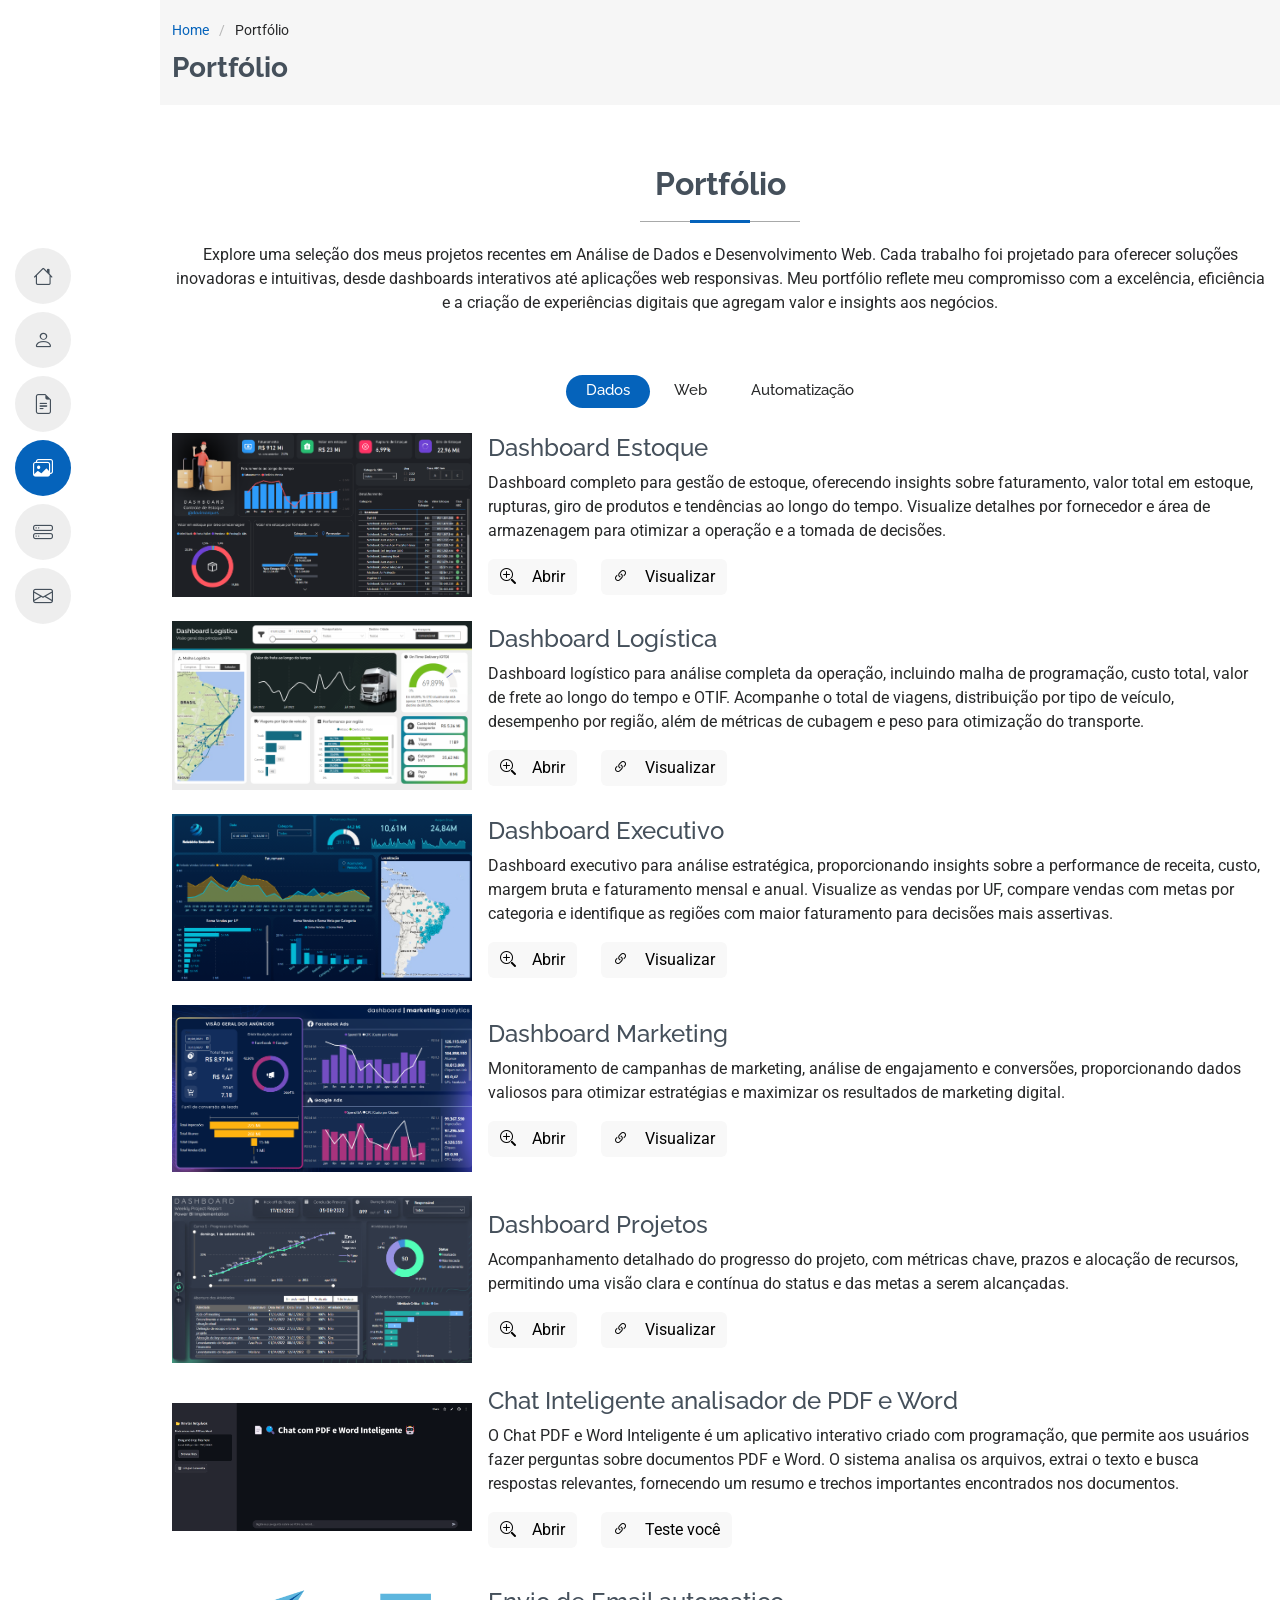
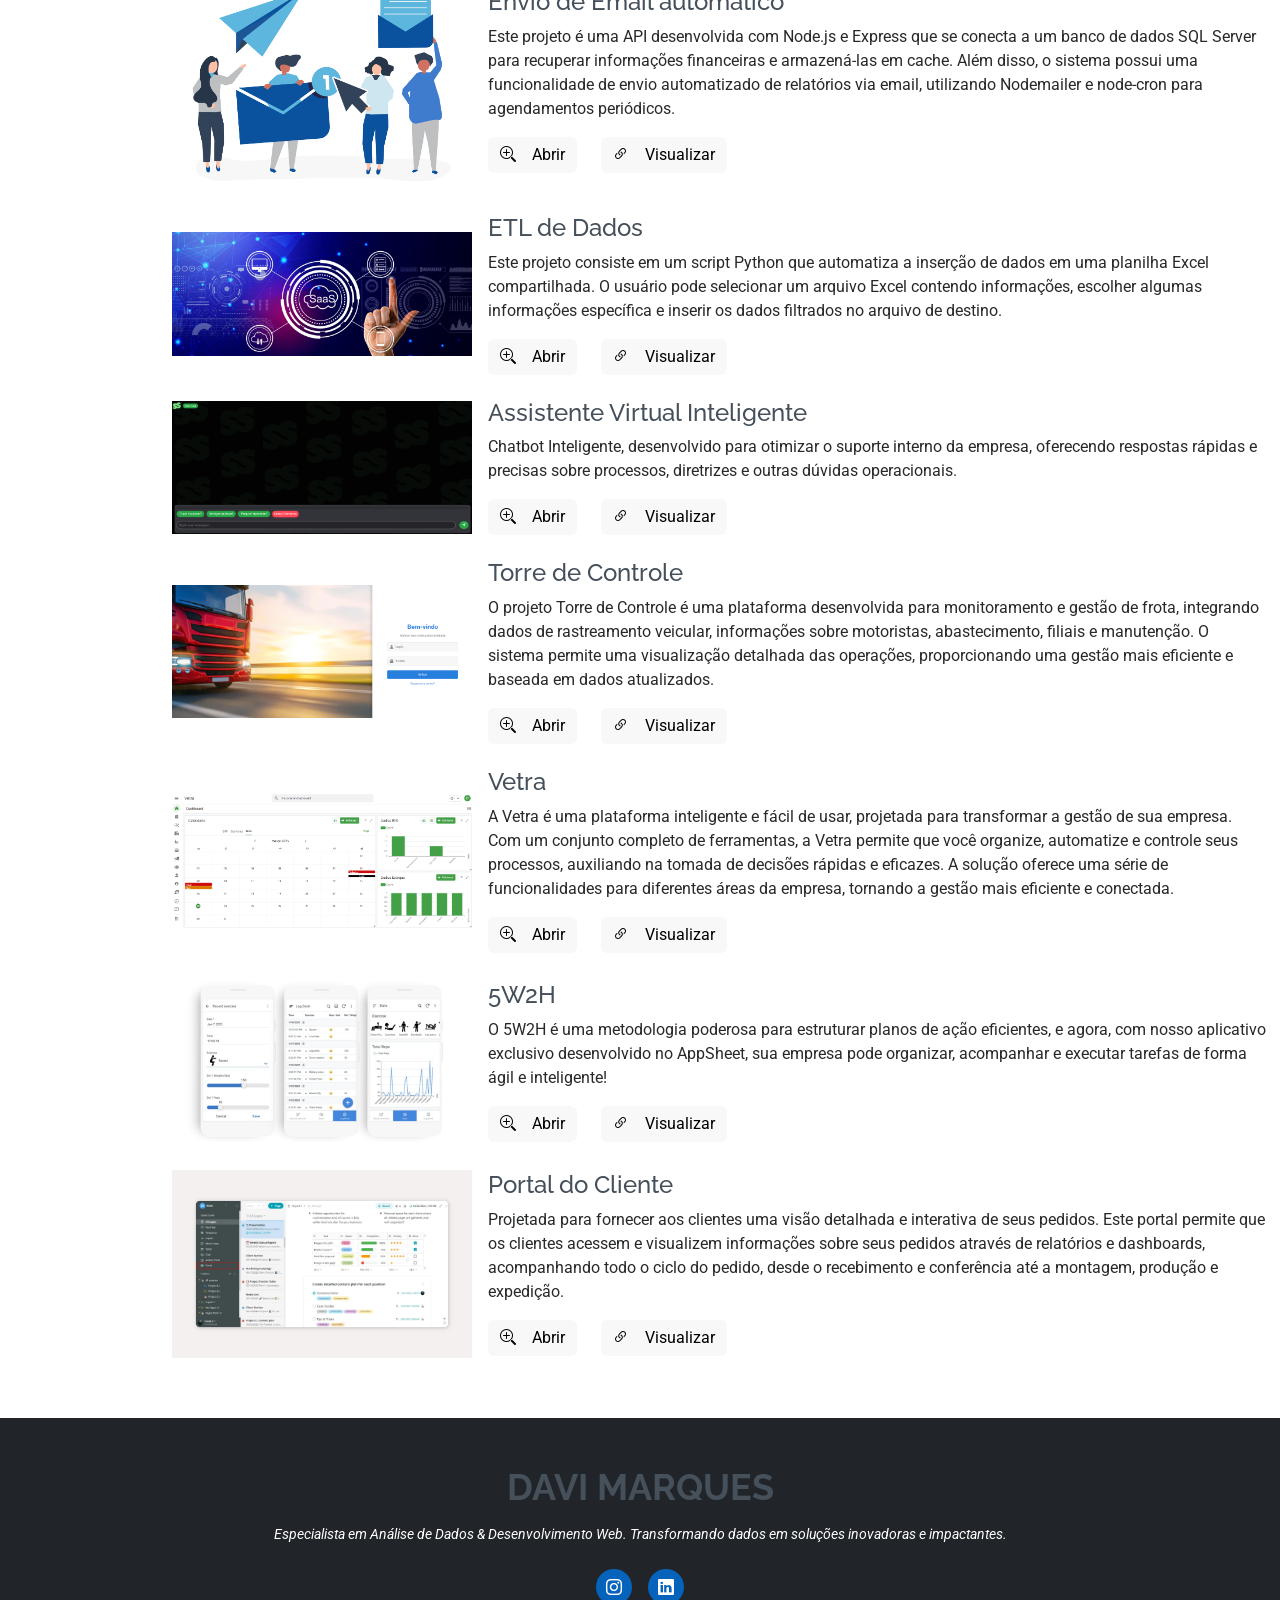
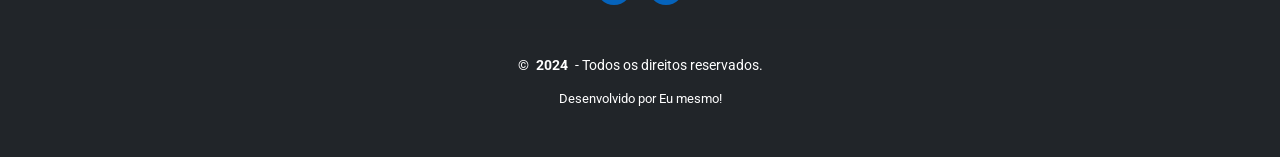
<file: projetos.html>
<!DOCTYPE html>
<html lang="pt-br">

<head>
  <meta charset="utf-8">
  <meta content="width=device-width, initial-scale=1.0" name="viewport">
  <title>Davi Marques</title>
<meta name="description" content="Davi Marques é especialista em Análise de Dados e Desenvolvimento Web, criando soluções inovadoras com Python, Power BI e frameworks modernos.">

<!-- Palavras-chave do site -->
<meta name="keywords" content="Análise de Dados, Desenvolvimento Web, Power BI, Python, Dashboards Interativos, ETL, Data Science, Consultoria em Dados, Soluções Web, Tecnologia, Desenvolvimento de Aplicativos">

<!-- Autor do site -->
<meta name="author" content="Davi Marques">

<!-- Open Graph para Facebook -->
<meta property="og:title" content="Davi Marques - Especialista em Análise de Dados e Desenvolvimento Web">
<meta property="og:description" content="Transforme seus dados em soluções inovadoras com os serviços de análise de dados e desenvolvimento web de Davi Marques.">
<meta property="og:image" content="">
<meta property="og:url" content="">

  <!-- Favicons -->
  <link href="/imgs/analista-de-informacoes.png" rel="icon">
  <link href="/imgs/analista-de-informacoes.png" rel="apple-touch-icon">

  <!-- Fonts -->
  <link href="https://fonts.googleapis.com" rel="preconnect">
  <link href="https://fonts.gstatic.com" rel="preconnect" crossorigin>
  <link href="https://fonts.googleapis.com/css2?family=Roboto:ital,wght@0,100;0,300;0,400;0,500;0,700;0,900;1,100;1,300;1,400;1,500;1,700;1,900&family=Poppins:ital,wght@0,100;0,200;0,300;0,400;0,500;0,600;0,700;0,800;0,900;1,100;1,200;1,300;1,400;1,500;1,600;1,700;1,800;1,900&family=Raleway:ital,wght@0,100;0,200;0,300;0,400;0,500;0,600;0,700;0,800;0,900;1,100;1,200;1,300;1,400;1,500;1,600;1,700;1,800;1,900&display=swap" rel="stylesheet">

  <!-- Vendor CSS Files -->
  <link href="assets/vendor/bootstrap/css/bootstrap.min.css" rel="stylesheet">
  <link href="assets/vendor/bootstrap-icons/bootstrap-icons.css" rel="stylesheet">
  <link href="assets/vendor/aos/aos.css" rel="stylesheet">
  <link href="assets/vendor/glightbox/css/glightbox.min.css" rel="stylesheet">
  <link href="assets/vendor/swiper/swiper-bundle.min.css" rel="stylesheet">

  <!-- Main CSS File -->
  <link href="assets/css/main.css" rel="stylesheet">
  <link rel="stylesheet" href="/assets/css/style.css">

</head>

<body class="starter-page-page">

  <header id="header" class="header d-flex flex-column justify-content-center">

    <i class="header-toggle d-xl-none bi bi-list"></i>

    <nav id="navmenu" class="navmenu">
      <ul>
        <li><a href="/index.html#hero" class="active"><i class="bi bi-house navicon"></i><span>Home</span></a></li>
        <li><a href="/index.html#about"><i class="bi bi-person navicon"></i><span>Sobre</span></a></li>
        <li><a href="/index.html#resume"><i class="bi bi-file-earmark-text navicon"></i><span>Resumo</span></a></li>
        <li><a href="/index.html#portfolio"><i class="bi bi-images navicon"></i><span>Portfolio</span></a></li>
        <li><a href="/index.html#services"><i class="bi bi-hdd-stack navicon"></i><span>Serviços</span></a></li>
        <li><a href="/index.html#contact"><i class="bi bi-envelope navicon"></i><span>Contato</span></a></li>
      </ul>
    </nav>

  </header>

  <main class="main">

    <!-- Page Title -->
    <div class="page-title" data-aos="fade">
      <div class="container">
        <nav class="breadcrumbs">
          <ol>
            <li><a href="index.html">Home</a></li>
            <li class="current">Portfólio</li>
          </ol>
        </nav>
        <h1>Portfólio</h1>
      </div>
    </div><!-- End Page Title -->

  <div class="portfolio_comp ">
   <!-- Portfolio Section -->
   <section id="portfolio" class="portfolio section"> 

    <!-- Section Title -->
    <div class="container section-title" data-aos="fade-up">
      <h2>Portfólio</h2>
      <p>Explore uma seleção dos meus projetos recentes em Análise de Dados e Desenvolvimento Web. Cada trabalho foi projetado para oferecer soluções inovadoras e intuitivas, desde dashboards interativos até aplicações web responsivas. Meu portfólio reflete meu compromisso com a excelência, eficiência e a criação de experiências digitais que agregam valor e insights aos negócios.</p>
    </div><!-- End Section Title -->

      <div class="container">

        <div class="isotope-layout" data-default-filter="*" data-layout="masonry" data-sort="original-order">

          <ul class="portfolio-filters isotope-filters" data-aos="fade-up" data-aos-delay="100">
            <!-- <li data-filter="*" class="">Todos</li> -->
            <li data-filter=".filter-app" class="filter-active">Dados</li>
            <li data-filter=".filter-product">Web</li>
            <li data-filter=".filter-branding">Automatização</li>
          </ul><!-- End Portfolio Filters -->

        <div class="row gy-4 isotope-container" data-aos="fade-up" data-aos-delay="200">

          <div class="col-12 portfolio-item isotope-item filter-app">
            <div class="d-flex flex-column flex-md-row align-items-center">
              <img src="/imgs/dash_estoque.png" class="img-fluid me-md-3 mb-3 mb-md-0" style="width: 300px; height: auto;" alt="">
              <div>
                <h4>Dashboard Estoque</h4>
                <p>Dashboard completo para gestão de estoque, oferecendo insights sobre faturamento, valor total em estoque, rupturas, giro de produtos e tendências ao longo do tempo. Visualize detalhes por fornecedor e área de armazenagem para otimizar a operação e a tomada de decisões.</p>
                <div class="zoom d-flex gap-4">
                  <a href="/imgs/dash_estoque.png" title="Mais detalhes" data-gallery="portfolio-gallery-app" class="glightbox preview-link btn btn-primary d-flex align-items-center gap-3">
                    <i class="bi bi-zoom-in"></i> <span>Abrir</span>
                  </a>
                  <a href="https://app.powerbi.com/view?r=eyJrIjoiMjI3MTk5MGYtMmJiNi00NjFlLWIxNjEtNDBkMGZlOTZiODNlIiwidCI6ImI5NGI1ZDk3LTQzNDgtNGE5MS05NmU0LThkMzc4NTMwYjYxOCJ9" target="_blank" title="Direcionar ao link" class="details-link btn btn-success d-flex align-items-center gap-3">
                    <i class="bi bi-link-45deg"></i> <span>Visualizar</span>
                  </a>
                </div>
                
              </div>
            </div>
          </div><!-- End Portfolio Item -->

          <div class="col-12 portfolio-item isotope-item filter-app">
            <div class="d-flex flex-column flex-md-row align-items-center">
              <img src="/imgs/dash_logistica.png" class="img-fluid me-md-3 mb-3 mb-md-0" style="width: 300px; height: auto;" alt="">
              <div>
                <h4>Dashboard Logística</h4>
                <p>Dashboard logístico para análise completa da operação, incluindo malha de programação, custo total, valor de frete ao longo do tempo e OTIF. Acompanhe o total de viagens, distribuição por tipo de veículo, desempenho por região, além de métricas de cubagem e peso para otimização do transporte.</p>
                <div class="zoom d-flex gap-4">
                  <a href="/imgs/dash_logistica.png" title="Mais detalhes" data-gallery="portfolio-gallery-app" class="glightbox preview-link btn btn-primary d-flex align-items-center gap-3">
                    <i class="bi bi-zoom-in"></i> <span>Abrir</span>
                  </a>
                  <a href="https://app.powerbi.com/view?r=eyJrIjoiOGZkMDIwMjctMWRmMi00NjlkLTlkYWQtOTUxODFjZmZjMjUxIiwidCI6IjlhMGM3NmM4LTUyNDYtNDM1Yi05OGRmLTUxMGU0Y2RhYWEzZCJ9" target="_blank" title="Direcionar ao link" class="details-link btn btn-success d-flex align-items-center gap-3">
                    <i class="bi bi-link-45deg"></i> <span>Visualizar</span>
                  </a>
                </div>
                
              </div>
            </div>
          </div><!-- End Portfolio Item -->

          <div class="col-12 portfolio-item isotope-item filter-app">
            <div class="d-flex flex-column flex-md-row align-items-center">
              <img src="/imgs/dash_executivo.png" class="img-fluid me-md-3 mb-3 mb-md-0" style="width: 300px; height: auto;" alt="">
              <div>
                <h4>Dashboard Executivo</h4>
                <p>Dashboard executivo para análise estratégica, proporcionando insights sobre a performance de receita, custo, margem bruta e faturamento mensal e anual. Visualize as vendas por UF, compare vendas com metas por categoria e identifique as regiões com maior faturamento para decisões mais assertivas.</p>
                <div class="zoom d-flex gap-4">
                  <a href="/imgs/dash_executivo.png" title="Mais detalhes" data-gallery="portfolio-gallery-app" class="glightbox preview-link btn btn-primary d-flex align-items-center gap-3">
                    <i class="bi bi-zoom-in"></i> <span>Abrir</span>
                  </a>
                  <a href="https://app.powerbi.com/view?r=eyJrIjoiODFjMjc2NWEtZjM5Zi00MmJlLWFkMzYtOWRjOTZlOWY4YWQ4IiwidCI6IjlhMGM3NmM4LTUyNDYtNDM1Yi05OGRmLTUxMGU0Y2RhYWEzZCJ9" target="_blank" title="Direcionar ao link" class="details-link btn btn-success d-flex align-items-center gap-3">
                    <i class="bi bi-link-45deg"></i> <span>Visualizar</span>
                  </a>
                </div>
                
              </div>
            </div>
          </div><!-- End Portfolio Item -->

          <div class="col-12 portfolio-item isotope-item filter-app">
            <div class="d-flex flex-column flex-md-row align-items-center">
              <img src="/imgs/dash_marketing.png" class="img-fluid me-md-3 mb-3 mb-md-0" style="width: 300px; height: auto;" alt="">
              <div>
                <h4>Dashboard Marketing</h4>
                <p>Monitoramento de campanhas de marketing, análise de engajamento e conversões, proporcionando dados valiosos para otimizar estratégias e maximizar os resultados de marketing digital.</p>
                <div class="zoom d-flex gap-4">
                  <a href="/imgs/dash_marketing.png" title="Mais detalhes" data-gallery="portfolio-gallery-app" class="glightbox preview-link btn btn-primary d-flex align-items-center gap-3">
                    <i class="bi bi-zoom-in"></i> <span>Abrir</span>
                  </a>
                  <a href="https://app.powerbi.com/view?r=eyJrIjoiMmRjOWE0YzctMTBlYy00NTQzLWFjOTQtOGNlNTkwMWY2YWQyIiwidCI6IjlhMGM3NmM4LTUyNDYtNDM1Yi05OGRmLTUxMGU0Y2RhYWEzZCJ9" target="_blank" title="Direcionar ao link" class="details-link btn btn-success d-flex align-items-center gap-3">
                    <i class="bi bi-link-45deg"></i> <span>Visualizar</span>
                  </a>
                </div>
                
              </div>
            </div>
          </div><!-- End Portfolio Item -->

          <div class="col-12 portfolio-item isotope-item filter-app">
            <div class="d-flex flex-column flex-md-row align-items-center">
              <img src="/imgs/Dash_projetos.png" class="img-fluid me-md-3 mb-3 mb-md-0" style="width: 300px; height: auto;" alt="">
              <div>
                <h4>Dashboard Projetos</h4>
                <p>Acompanhamento detalhado do progresso do projeto, com métricas chave, prazos e alocação de recursos, permitindo uma visão clara e contínua do status e das metas a serem alcançadas.</p>
                <div class="zoom d-flex gap-4">
                  <a href="/imgs/Dash_projetos.png" title="Mais detalhes" data-gallery="portfolio-gallery-app" class="glightbox preview-link btn btn-primary d-flex align-items-center gap-3">
                    <i class="bi bi-zoom-in"></i> <span>Abrir</span>
                  </a>
                  <a href="https://app.powerbi.com/view?r=eyJrIjoiMjMxOTYzMzMtN2I3NS00MjE1LWFkNDItNmUxMDkwMTc4ZjEzIiwidCI6IjlhMGM3NmM4LTUyNDYtNDM1Yi05OGRmLTUxMGU0Y2RhYWEzZCJ9" target="_blank" title="Direcionar ao link" class="details-link btn btn-success d-flex align-items-center gap-3">
                    <i class="bi bi-link-45deg"></i> <span>Visualizar</span>
                  </a>
                </div>
                
              </div>
            </div>
          </div><!-- End Portfolio Item -->

          <!-- Desenvolvimento AUTOMATIZAÇÃO -->
          <div class="col-12 portfolio-item isotope-item filter-branding">
            <div class="d-flex flex-column flex-md-row align-items-center">
              <img src="/imgs/chat_pdf.png" class="img-fluid me-md-3 mb-3 mb-md-0" style="width: 300px; height: auto;" alt="">
              <div>
                <h4>Chat Inteligente analisador de PDF e Word</h4>
                  <p>O Chat PDF e Word Inteligente é um aplicativo interativo criado com programação, que permite aos usuários fazer perguntas sobre documentos PDF e Word. O sistema analisa os arquivos, extrai o texto e busca respostas relevantes, fornecendo um resumo e trechos importantes encontrados nos documentos.</p>
                <div class="zoom d-flex gap-4">
                  <a href="/imgs/chat_pdf.mp4" title="Mais detalhes" data-gallery="portfolio-gallery-branding" class="glightbox preview-link btn btn-primary d-flex align-items-center gap-3">
                    <i class="bi bi-zoom-in"></i> <span>Abrir</span>
                  </a>
                  <a href="https://chat-pdf-engenharia.streamlit.app/" target="_blank" title="Direcionar ao link" class="details-link btn btn-success d-flex align-items-center gap-3">
                    <i class="bi bi-link-45deg"></i> <span>Teste você</span>
                  </a>
                </div>
                
              </div>
            </div>
          </div><!-- End Portfolio Item -->

          <div class="col-12 portfolio-item isotope-item filter-branding">
            <div class="d-flex flex-column flex-md-row align-items-center">
              <img src="/imgs/envio-email.jpg" class="img-fluid me-md-3 mb-3 mb-md-0" style="width: 300px; height: auto;" alt="">
              <div>
                <h4>Envio de Email automatico</h4>
                <p>Este projeto é uma API desenvolvida com Node.js e Express que se conecta a um banco de dados SQL Server para recuperar informações financeiras e armazená-las em cache. Além disso, o sistema possui uma funcionalidade de envio automatizado de relatórios via email, utilizando Nodemailer e node-cron para agendamentos periódicos.</p>
                <div class="zoom d-flex gap-4">
                  <a href="/imgs/envio-email.jpg" title="Mais detalhes" data-gallery="portfolio-gallery-branding" class="glightbox preview-link btn btn-primary d-flex align-items-center gap-3">
                    <i class="bi bi-zoom-in"></i> <span>Abrir</span>
                  </a>
                  <a href="https://github.com/DaviMark/EnviarEmail" target="_blank" title="Direcionar ao link" class="details-link btn btn-success d-flex align-items-center gap-3">
                    <i class="bi bi-link-45deg"></i> <span>Visualizar</span>
                  </a>
                </div>
                
              </div>
            </div>
          </div><!-- End Portfolio Item -->

          <div class="col-12 portfolio-item isotope-item filter-branding">
            <div class="d-flex flex-column flex-md-row align-items-center">
              <img src="/imgs/etl_dados.png" class="img-fluid me-md-3 mb-3 mb-md-0" style="width: 300px; height: auto;" alt="">
              <div>
                <h4>ETL de Dados</h4>
                <p>Este projeto consiste em um script Python que automatiza a inserção de dados em uma planilha Excel compartilhada. O usuário pode selecionar um arquivo Excel contendo informações, escolher algumas informações específica e inserir os dados filtrados no arquivo de destino.</p>
                <div class="zoom d-flex gap-4">
                  <a href="/imgs/etl_dados.png" title="Mais detalhes" data-gallery="portfolio-gallery-branding" class="glightbox preview-link btn btn-primary d-flex align-items-center gap-3">
                    <i class="bi bi-zoom-in"></i> <span>Abrir</span>
                  </a>
                  <a href="https://github.com/DaviMark/ETL_Data" target="_blank" title="Direcionar ao link" class="details-link btn btn-success d-flex align-items-center gap-3">
                    <i class="bi bi-link-45deg"></i> <span>Visualizar</span>
                  </a>
                </div>
                
              </div>
            </div>
          </div><!-- End Portfolio Item -->

          <div class="col-12 portfolio-item isotope-item filter-branding">
            <div class="d-flex flex-column flex-md-row align-items-center">
              <img src="/imgs/sync.png" class="img-fluid me-md-3 mb-3 mb-md-0" style="width: 300px; height: auto;" alt="">
              <div>
                <h4>Assistente Virtual Inteligente</h4>
                <p>Chatbot Inteligente, desenvolvido para otimizar o suporte interno da empresa, oferecendo respostas rápidas e precisas sobre processos, diretrizes e outras dúvidas operacionais.</p>
                <div class="zoom d-flex gap-4">
                  <a href="/imgs/sync.png" title="Mais detalhes" data-gallery="portfolio-gallery-branding" class="glightbox preview-link btn btn-primary d-flex align-items-center gap-3">
                    <i class="bi bi-zoom-in"></i> <span>Abrir</span>
                  </a>
                  <a href="/imgs/Sync.mp4" target="_blank" title="Direcionar ao link" class="details-link btn btn-success d-flex align-items-center gap-3">
                    <i class="bi bi-link-45deg"></i> <span>Visualizar</span>
                  </a>
                </div>
                
              </div>
            </div>
          </div><!-- End Portfolio Item -->

          <!-- Desenvolvimento WEB -->
          <div class="col-12 portfolio-item isotope-item filter-product">
            <div class="d-flex flex-column flex-md-row align-items-center">
              <img src="/imgs/login-torre.png" class="img-fluid me-md-3 mb-3 mb-md-0" style="width: 300px; height: auto;" alt="">
              <div>
                <h4>Torre de Controle</h4>
                <p>O projeto Torre de Controle é uma plataforma desenvolvida para monitoramento e gestão de frota, integrando dados de rastreamento veicular, informações sobre motoristas, abastecimento, filiais e manutenção. O sistema permite uma visualização detalhada das operações, proporcionando uma gestão mais eficiente e baseada em dados atualizados.</p>
                <div class="zoom d-flex gap-4">
                  <a href="/imgs/torre_controle.png" title="Mais detalhes" data-gallery="portfolio-gallery-product" class="glightbox preview-link btn btn-primary d-flex align-items-center gap-3">
                    <i class="bi bi-zoom-in"></i> <span>Abrir</span>
                  </a>
                  <a href="/imgs/Torre de Controle.mp4" target="_blank" title="Direcionar ao link" class="details-link btn btn-success d-flex align-items-center gap-3">
                    <i class="bi bi-link-45deg"></i> <span>Visualizar</span>
                  </a>
                </div>
                
              </div>
            </div>
          </div><!-- End Portfolio Item -->

          <!-- Desenvolvimento WEB -->
          <div class="col-12 portfolio-item isotope-item filter-product">
            <div class="d-flex flex-column flex-md-row align-items-center">
              <img src="/imgs/Vetra.png" class="img-fluid me-md-3 mb-3 mb-md-0" style="width: 300px; height: auto;" alt="">
              <div>
                <h4>Vetra</h4>
                <p>A Vetra é uma plataforma inteligente e fácil de usar, projetada para transformar a gestão de sua empresa. Com um conjunto completo de ferramentas, a Vetra permite que você organize, automatize e controle seus processos, auxiliando na tomada de decisões rápidas e eficazes. A solução oferece uma série de funcionalidades para diferentes áreas da empresa, tornando a gestão mais eficiente e conectada.</p>
                <div class="zoom d-flex gap-4">
                  <a href="https://drive.google.com/file/d/11OB5TpluALRS6SIwlTGDv_EEGAHuEsTw/view?usp=sharing" title="Mais detalhes" data-gallery="portfolio-gallery-product" class="glightbox preview-link btn btn-primary d-flex align-items-center gap-3">
                    <i class="bi bi-zoom-in"></i> <span>Abrir</span>
                  </a>
                  <a href="https://drive.google.com/file/d/11OB5TpluALRS6SIwlTGDv_EEGAHuEsTw/view?usp=sharing" target="_blank" title="Direcionar ao link" class="details-link btn btn-success d-flex align-items-center gap-3">
                    <i class="bi bi-link-45deg"></i> <span>Visualizar</span>
                  </a>
                </div>
                
              </div>
            </div>
          </div><!-- End Portfolio Item -->

          <div class="col-12 portfolio-item isotope-item filter-product">
            <div class="d-flex flex-column flex-md-row align-items-center">
              <img src="/imgs/5W2H.jpg" class="img-fluid me-md-3 mb-3 mb-md-0" style="width: 300px; height: auto;" alt="">
              <div>
                <h4>5W2H</h4>
                <p>O 5W2H é uma metodologia poderosa para estruturar planos de ação eficientes, e agora, com nosso aplicativo exclusivo desenvolvido no AppSheet, sua empresa pode organizar, acompanhar e executar tarefas de forma ágil e inteligente!</p>
                <div class="zoom d-flex gap-4">
                  <a href="/imgs/5W2H.jpg" title="Mais detalhes" data-gallery="portfolio-gallery-product" class="glightbox preview-link btn btn-primary d-flex align-items-center gap-3">
                    <i class="bi bi-zoom-in"></i> <span>Abrir</span>
                  </a>
                  <a href="/imgs/5W2H.mp4" target="_blank" title="Direcionar ao link" class="details-link btn btn-success d-flex align-items-center gap-3">
                    <i class="bi bi-link-45deg"></i> <span>Visualizar</span>
                  </a>
                </div>
                
              </div>
            </div>
          </div><!-- End Portfolio Item -->

          <div class="col-12 portfolio-item isotope-item filter-product">
            <div class="d-flex flex-column flex-md-row align-items-center">
              <img src="/imgs/portal-cliente.jpg" class="img-fluid me-md-3 mb-3 mb-md-0" style="width: 300px; height: auto;" alt="">
              <div>
                <h4>Portal do Cliente</h4>
                <p>Projetada para fornecer aos clientes uma visão detalhada e interativa de seus pedidos. Este portal permite que os clientes acessem e visualizem informações sobre seus pedidos através de relatórios e dashboards, acompanhando todo o ciclo do pedido, desde o recebimento e conferência até a montagem, produção e expedição.</p>
                <div class="zoom d-flex gap-4">
                  <a href="/imgs/portal-cliente.jpg" title="Mais detalhes" data-gallery="portfolio-gallery-product" class="glightbox preview-link btn btn-primary d-flex align-items-center gap-3">
                    <i class="bi bi-zoom-in"></i> <span>Abrir</span>
                  </a>
                  <a href="" target="_blank" title="Direcionar ao link" class="details-link btn btn-success d-flex align-items-center gap-3">
                    <i class="bi bi-link-45deg"></i> <span>Visualizar</span>
                  </a>
                </div>
                
              </div>
            </div>
          </div><!-- End Portfolio Item -->
        
        </div><!-- End Portfolio Container -->
          
        </div>

      </div>

    </section><!-- /Portfolio Section -->
  </div>

  <div class="portfolio_responsivo ">
    <!-- Portfolio Section -->
    <section id="portfolio" class="portfolio section">

      <!-- Section Title -->
      <div class="container section-title" data-aos="fade-up">
        <h2>Portfólio</h2>
        <p>Explore uma seleção dos meus projetos recentes em Análise de Dados e Desenvolvimento Web. Cada trabalho foi projetado para oferecer soluções inovadoras e intuitivas, desde dashboards interativos até aplicações web responsivas. Meu portfólio reflete meu compromisso com a excelência, eficiência e a criação de experiências digitais que agregam valor e insights aos negócios.</p>
      </div><!-- End Section Title -->


        <div class="container">

          <div class="isotope-layout" data-default-filter="*" data-layout="masonry" data-sort="original-order">

            <ul class="portfolio-filters isotope-filters" data-aos="fade-up" data-aos-delay="100">
              <!-- <li data-filter="*" class="">Todos</li> -->
              <li data-filter=".filter-app" class="filter-active">Dados</li>
              <li data-filter=".filter-product">Web</li>
              <li data-filter=".filter-branding">Automatização</li>
            </ul><!-- End Portfolio Filters -->

            <div class="row gy-4 isotope-container" data-aos="fade-up" data-aos-delay="200">

              <div class="col-lg-4 col-md-6 portfolio-item isotope-item filter-app">
                <img src="/imgs/dash_estoque.png" class="img-fluid" alt="">
                <div class="portfolio-info">
                  <h4>Dashboard Estoque</h4>
                  <p>Dashboard completo para gestão de estoque, oferecendo insights sobre faturamento, valor total em estoque, rupturas, giro de produtos e tendências ao longo do tempo. Visualize detalhes por fornecedor e área de armazenagem para otimizar a operação e a tomada de decisões.</p>
                  <a href="/imgs/dash_estoque.png" title="Gerenciamento de Estoque" data-gallery="portfolio-gallery-app" class="glightbox preview-link"><i class="bi bi-zoom-in"></i></a>
                  <a href="https://app.powerbi.com/view?r=eyJrIjoiMjI3MTk5MGYtMmJiNi00NjFlLWIxNjEtNDBkMGZlOTZiODNlIiwidCI6ImI5NGI1ZDk3LTQzNDgtNGE5MS05NmU0LThkMzc4NTMwYjYxOCJ9" target="_blank" title="More Details" class="details-link"><i class="bi bi-link-45deg"></i></a>
                </div>
              </div><!-- End Portfolio Item -->

              <div class="col-lg-4 col-md-6 portfolio-item isotope-item filter-app">
                <img src="/imgs/dash_logistica.png" class="img-fluid" alt="">
                <div class="portfolio-info">
                  <h4>Dashboard Logística</h4>
                  <p>Dashboard logístico para análise completa da operação, incluindo malha de programação, custo total, valor de frete ao longo do tempo e OTIF. Acompanhe o total de viagens, distribuição por tipo de veículo, desempenho por região, além de métricas de cubagem e peso para otimização do transporte.</p>
                  <a href="/imgs/dash_logistica.png" title="Mais detalhes" data-gallery="portfolio-gallery-app" class="glightbox preview-link"><i class="bi bi-zoom-in"></i></a>
                  <a href="https://app.powerbi.com/view?r=eyJrIjoiOGZkMDIwMjctMWRmMi00NjlkLTlkYWQtOTUxODFjZmZjMjUxIiwidCI6IjlhMGM3NmM4LTUyNDYtNDM1Yi05OGRmLTUxMGU0Y2RhYWEzZCJ9" target="_blank" title="More Details" class="details-link"><i class="bi bi-link-45deg"></i></a>
                </div>
              </div><!-- End Portfolio Item -->

              <div class="col-lg-4 col-md-6 portfolio-item isotope-item filter-app">
                <img src="/imgs/dash_executivo.png" class="img-fluid" alt="">
                <div class="portfolio-info">
                  <h4>Dashboard Executivo</h4>
                  <p>Dashboard executivo para análise estratégica, proporcionando insights sobre a performance de receita, custo, margem bruta e faturamento mensal e anual. Visualize as vendas por UF, compare vendas com metas por categoria e identifique as regiões com maior faturamento para decisões mais assertivas.</p>
                  <a href="/imgs/dash_executivo.png" title="Gerenciamento de Estoque" data-gallery="portfolio-gallery-app" class="glightbox preview-link"><i class="bi bi-zoom-in"></i></a>
                  <a href="https://app.powerbi.com/view?r=eyJrIjoiODFjMjc2NWEtZjM5Zi00MmJlLWFkMzYtOWRjOTZlOWY4YWQ4IiwidCI6IjlhMGM3NmM4LTUyNDYtNDM1Yi05OGRmLTUxMGU0Y2RhYWEzZCJ9" target="_blank" title="More Details" class="details-link"><i class="bi bi-link-45deg"></i></a>
                </div>
              </div><!-- End Portfolio Item -->

              <div class="col-lg-4 col-md-6 portfolio-item isotope-item filter-app">
                <img src="/imgs/dash_marketing.png" class="img-fluid" alt="">
                <div class="portfolio-info">
                  <h4>Dashboard Marketing</h4>
                  <p>Monitoramento de campanhas de marketing, análise de engajamento e conversões, proporcionando dados valiosos para otimizar estratégias e maximizar os resultados de marketing digital.</p>
                  <a href="/imgs/dash_marketing.png" title="Gerenciamento de Estoque" data-gallery="portfolio-gallery-app" class="glightbox preview-link"><i class="bi bi-zoom-in"></i></a>
                  <a href="https://app.powerbi.com/view?r=eyJrIjoiMmRjOWE0YzctMTBlYy00NTQzLWFjOTQtOGNlNTkwMWY2YWQyIiwidCI6IjlhMGM3NmM4LTUyNDYtNDM1Yi05OGRmLTUxMGU0Y2RhYWEzZCJ9" target="_blank" title="More Details" class="details-link"><i class="bi bi-link-45deg"></i></a>
                </div>
              </div><!-- End Portfolio Item -->

              <div class="col-lg-4 col-md-6 portfolio-item isotope-item filter-app">
                <img src="/imgs/Dash_projetos.png" class="img-fluid" alt="">
                <div class="portfolio-info">
                  <h4>Dashboard Projetos</h4>
                  <p>Monitoramento de campanhas de marketing, análise de engajamento e conversões, proporcionando dados valiosos para otimizar estratégias e maximizar os resultados de marketing digital.</p>
                  <a href="/imgs/Dash_projetos.png" title="Gerenciamento de Estoque" data-gallery="portfolio-gallery-app" class="glightbox preview-link"><i class="bi bi-zoom-in"></i></a>
                  <a href="https://app.powerbi.com/view?r=eyJrIjoiMjMxOTYzMzMtN2I3NS00MjE1LWFkNDItNmUxMDkwMTc4ZjEzIiwidCI6IjlhMGM3NmM4LTUyNDYtNDM1Yi05OGRmLTUxMGU0Y2RhYWEzZCJ9" target="_blank" title="More Details" class="details-link"><i class="bi bi-link-45deg"></i></a>
                </div>
              </div><!-- End Portfolio Item -->

              <div class="col-lg-4 col-md-6 portfolio-item isotope-item filter-branding">
                <img src="/imgs/chat_pdf.png" class="img-fluid" alt="">
                <div class="portfolio-info">
                  <h4>Chat Inteligente analisador de PDF e Word</h4>
                  <p>O Chat PDF e Word Inteligente é um aplicativo interativo criado com programação, que permite aos usuários fazer perguntas sobre documentos PDF e Word. O sistema analisa os arquivos, extrai o texto e busca respostas relevantes, fornecendo um resumo e trechos importantes encontrados nos documentos.</p>
                  <a href="/imgs/chat_pdf.png" title="Chat para analisar arquivos" data-gallery="portfolio-gallery-branding" class="glightbox preview-link"><i class="bi bi-zoom-in"></i></a>
                  <a href="/imgs/chat_pdf.mp4" target="_blank" title="More Details" class="details-link"><i class="bi bi-link-45deg"></i></a>
                </div>
              </div><!-- End Portfolio Item -->

              <div class="col-lg-4 col-md-6 portfolio-item isotope-item filter-branding">
                <img src="/imgs/etl_dados.png" class="img-fluid" alt="">
                <div class="portfolio-info">
                  <h4>ETL de Dados</h4>
                  <p>Este projeto consiste em um script Python que automatiza a inserção de dados em uma planilha Excel compartilhada. O usuário pode selecionar um arquivo Excel contendo informações, escolher algumas informações específica e inserir os dados filtrados no arquivo de destino.</p>
                  <a href="/imgs/etl_dados.png" title="API de Relatórios Financeiros Automatizados com Node.js" data-gallery="portfolio-gallery-branding" class="glightbox preview-link"><i class="bi bi-zoom-in"></i></a>
                  <a href="https://github.com/DaviMark/ETL_Data" target="_blank" title="More Details" class="details-link"><i class="bi bi-link-45deg"></i></a>
                </div>
              </div><!-- End Portfolio Item -->

              <div class="col-lg-4 col-md-6 portfolio-item isotope-item filter-branding">
                <img src="/imgs/envio-email.jpg" class="img-fluid" alt="">
                <div class="portfolio-info">
                  <h4>Envio de Email automatico</h4>
                  <p>Este projeto é uma API desenvolvida com Node.js e Express que se conecta a um banco de dados SQL Server para recuperar informações financeiras e armazená-las em cache. Além disso, o sistema possui uma funcionalidade de envio automatizado de relatórios via email, utilizando Nodemailer e node-cron para agendamentos periódicos.</p>
                  <a href="/imgs/envio-email.jpg" title="API de Relatórios Financeiros Automatizados com Node.js" data-gallery="portfolio-gallery-branding" class="glightbox preview-link"><i class="bi bi-zoom-in"></i></a>
                  <a href="https://github.com/DaviMark/EnviarEmail" target="_blank" title="More Details" class="details-link"><i class="bi bi-link-45deg"></i></a>
                </div>
              </div><!-- End Portfolio Item -->

              <div class="col-lg-4 col-md-6 portfolio-item isotope-item filter-branding">
                <img src="/imgs/sync.png" class="img-fluid" alt="">
                <div class="portfolio-info">
                  <h4>Assistente Virtual Inteligente</h4>
                  <p>Chatbot Inteligente, desenvolvido para otimizar o suporte interno da empresa, oferecendo respostas rápidas e precisas sobre processos, diretrizes e outras dúvidas operacionais.</p>
                  <a href="/imgs/sync.png" title="API de Relatórios Financeiros Automatizados com Node.js" data-gallery="portfolio-gallery-branding" class="glightbox preview-link"><i class="bi bi-zoom-in"></i></a>
                  <a href="/imgs/Sync.mp4" target="_blank" title="More Details" class="details-link"><i class="bi bi-link-45deg"></i></a>
                </div>
              </div><!-- End Portfolio Item -->

              <div class="col-lg-4 col-md-6 portfolio-item isotope-item filter-product">
                <img src="/imgs/login-torre.png" class="img-fluid" alt="">
                <div class="portfolio-info">
                  <h4>Torre de Controle</h4>
                  <p>O projeto Torre de Controle é uma plataforma desenvolvida para monitoramento e gestão de frota, integrando dados de rastreamento veicular, informações sobre motoristas, abastecimento, filiais e manutenção. O sistema permite uma visualização detalhada das operações, proporcionando uma gestão mais eficiente e baseada em dados atualizados.</p>
                  <a href="/imgs/torre_controle.png" title="API de Relatórios Financeiros Automatizados com Node.js" data-gallery="portfolio-gallery-product" class="glightbox preview-link"><i class="bi bi-zoom-in"></i></a>
                  <a href="/imgs/Torre de Controle.mp4" target="_blank" title="More Details" class="details-link"><i class="bi bi-link-45deg"></i></a>
                </div>
              </div><!-- End Portfolio Item -->

              <div class="col-lg-4 col-md-6 portfolio-item isotope-item filter-product">
                <img src="/imgs/Vetra.png" class="img-fluid" alt="">
                <div class="portfolio-info">
                  <h4>Vetra</h4>
                  <p>A Vetra é uma plataforma inteligente e fácil de usar, projetada para transformar a gestão de sua empresa. Com um conjunto completo de ferramentas, a Vetra permite que você organize, automatize e controle seus processos, auxiliando na tomada de decisões rápidas e eficazes. A solução oferece uma série de funcionalidades para diferentes áreas da empresa, tornando a gestão mais eficiente e conectada.</p>
                  <a href="https://drive.google.com/file/d/11OB5TpluALRS6SIwlTGDv_EEGAHuEsTw/view?usp=sharing" title="API de Relatórios Financeiros Automatizados com Node.js" data-gallery="portfolio-gallery-product" class="glightbox preview-link"><i class="bi bi-zoom-in"></i></a>
                  <a href="https://drive.google.com/file/d/11OB5TpluALRS6SIwlTGDv_EEGAHuEsTw/view?usp=sharing" target="_blank" title="More Details" class="details-link"><i class="bi bi-link-45deg"></i></a>
                </div>
              </div><!-- End Portfolio Item -->

              <div class="col-lg-4 col-md-6 portfolio-item isotope-item filter-product">
                <img src="/imgs/5W2H.jpg" class="img-fluid" alt="">
                <div class="portfolio-info">
                  <h4>5W2H</h4>
                  <p>O 5W2H é uma metodologia poderosa para estruturar planos de ação eficientes, e agora, com nosso aplicativo exclusivo desenvolvido no AppSheet, sua empresa pode organizar, acompanhar e executar tarefas de forma ágil e inteligente!</p>
                  <a href="/imgs/5W2H.jpg" title="API de Relatórios Financeiros Automatizados com Node.js" data-gallery="portfolio-gallery-product" class="glightbox preview-link"><i class="bi bi-zoom-in"></i></a>
                  <a href="/imgs/5W2H.mp4" target="_blank" title="More Details" class="details-link"><i class="bi bi-link-45deg"></i></a>
                </div>
              </div><!-- End Portfolio Item -->

              <div class="col-lg-4 col-md-6 portfolio-item isotope-item filter-product">
                <img src="/imgs/portal-cliente.jpg" class="img-fluid" alt="">
                <div class="portfolio-info">
                  <h4>Portal do Cliente</h4>
                  <p>Projetada para fornecer aos clientes uma visão detalhada e interativa de seus pedidos. Este portal permite que os clientes acessem e visualizem informações sobre seus pedidos através de relatórios e dashboards, acompanhando todo o ciclo do pedido, desde o recebimento e conferência até a montagem, produção e expedição.</p>
                  <a href="/imgs/portal-cliente.jpg" title="API de Relatórios Financeiros Automatizados com Node.js" data-gallery="portfolio-gallery-product" class="glightbox preview-link"><i class="bi bi-zoom-in"></i></a>
                  <a href="" target="_blank" title="More Details" class="details-link"><i class="bi bi-link-45deg"></i></a>
                </div>
              </div><!-- End Portfolio Item -->

            </div><!-- End Portfolio Container -->

          </div>

        </div>

      </section><!-- /Portfolio Section -->
  </div>


  </main>

  <footer id="footer" class="footer position-relative bg-dark text-white py-5">
    <div class="container">
      <h3 class="sitename text-center text-uppercase">Davi Marques</h3>
      <p class="text-center mb-4">Especialista em Análise de Dados & Desenvolvimento Web. Transformando dados em soluções inovadoras e impactantes.</p>
  
      <div class="social-links d-flex justify-content-center mb-4">
        <a href="https://www.instagram.com/_davimarquues/" class="mx-2 text-white" title="Instagram"><i class="bi bi-instagram"></i></a>
        <a href="https://www.linkedin.com/in/david-deliberto-marques/" class="mx-2 text-white" title="LinkedIn"><i class="bi bi-linkedin"></i></a>
      </div>
  
      <div class="text-center mt-4">
        <div class="copyright mb-2">
          <span>&copy; <strong class="px-1">2024</strong> - Todos os direitos reservados.</span>
        </div>
        <div class="credits">
          Desenvolvido por <a href="" class="text-white">Eu mesmo!</a>
        </div>
      </div>
    </div>
  </footer>

  <!-- Scroll Top -->
  <a href="#" id="scroll-top" class="scroll-top d-flex align-items-center justify-content-center"><i class="bi bi-arrow-up-short"></i></a>

  <!-- Preloader -->
  <div id="preloader"></div>

  <!-- Vendor JS Files -->
  <script src="assets/vendor/bootstrap/js/bootstrap.bundle.min.js"></script>
  <script src="assets/vendor/php-email-form/validate.js"></script>
  <script src="assets/vendor/aos/aos.js"></script>
  <script src="assets/vendor/typed.js/typed.umd.js"></script>
  <script src="assets/vendor/purecounter/purecounter_vanilla.js"></script>
  <script src="assets/vendor/waypoints/noframework.waypoints.js"></script>
  <script src="assets/vendor/glightbox/js/glightbox.min.js"></script>
  <script src="assets/vendor/imagesloaded/imagesloaded.pkgd.min.js"></script>
  <script src="assets/vendor/isotope-layout/isotope.pkgd.min.js"></script>
  <script src="assets/vendor/swiper/swiper-bundle.min.js"></script>

  <!-- Main JS File -->
  <script src="assets/js/main.js"></script>

</body>

</html>
</file>
<file: assets/css/main.css>
/**
* Template Name: MyResume
* Template URL: https://bootstrapmade.com/free-html-bootstrap-template-my-resume/
* Updated: Jun 29 2024 with Bootstrap v5.3.3
* Author: BootstrapMade.com
* License: https://bootstrapmade.com/license/
*/

/*--------------------------------------------------------------
# Font & Color Variables
# Help: https://bootstrapmade.com/color-system/
--------------------------------------------------------------*/
/* Fonts */
body {
  overflow-x: hidden; /* Oculta a rolagem horizontal */
  margin: 0; /* Remove margens padrão que podem causar rolagem */
}

:root {
  --default-font: "Roboto",  system-ui, -apple-system, "Segoe UI", Roboto, "Helvetica Neue", Arial, "Noto Sans", "Liberation Sans", sans-serif, "Apple Color Emoji", "Segoe UI Emoji", "Segoe UI Symbol", "Noto Color Emoji";
  --heading-font: "Raleway",  sans-serif;
  --nav-font: "Poppins",  sans-serif;
}

/* Global Colors - The following color variables are used throughout the website. Updating them here will change the color scheme of the entire website */
:root { 
  --background-color: #ffffff; /* Background color for the entire website, including individual sections */
  --default-color: #272829; /* Default color used for the majority of the text content across the entire website */
  --heading-color: #45505b; /* Color for headings, subheadings and title throughout the website */
  --accent-color: #0563bb; /* Accent color that represents your brand on the website. It's used for buttons, links, and other elements that need to stand out */
  --surface-color: #ffffff; /* The surface color is used as a background of boxed elements within sections, such as cards, icon boxes, or other elements that require a visual separation from the global background. */
  --contrast-color: #ffffff; /* Contrast color for text, ensuring readability against backgrounds of accent, heading, or default colors. */
}

/* Nav Menu Colors - The following color variables are used specifically for the navigation menu. They are separate from the global colors to allow for more customization options */
:root {
  --nav-color: #45505b;  /* The default color of the main navmenu links */
  --nav-hover-color: #0563bb; /* Applied to main navmenu links when they are hovered over or active */
  --nav-mobile-background-color: #ffffff; /* Used as the background color for mobile navigation menu */
  --nav-dropdown-background-color: #ffffff; /* Used as the background color for dropdown items that appear when hovering over primary navigation items */
  --nav-dropdown-color: #212529; /* Used for navigation links of the dropdown items in the navigation menu. */
  --nav-dropdown-hover-color: #0563bb; /* Similar to --nav-hover-color, this color is applied to dropdown navigation links when they are hovered over. */
}

/* Color Presets - These classes override global colors when applied to any section or element, providing reuse of the sam color scheme. */

.light-background {
  --background-color: #f9f9f9;
  --surface-color: #ffffff;
}

.dark-background {
  --background-color: #060606;
  --default-color: #ffffff;
  --heading-color: #ffffff;
  --surface-color: #252525;
  --contrast-color: #ffffff;
}

/* Smooth scroll */
:root {
  scroll-behavior: smooth;
}

/*--------------------------------------------------------------
# General Styling & Shared Classes
--------------------------------------------------------------*/
body {
  color: var(--default-color);
  background-color: var(--background-color);
  font-family: var(--default-font);
}

a {
  color: var(--accent-color);
  text-decoration: none;
  transition: 0.3s;
}

a:hover {
  color: color-mix(in srgb, var(--accent-color), transparent 25%);
  text-decoration: none;
}

h1,
h2,
h3,
h4,
h5,
h6 {
  color: var(--heading-color);
  font-family: var(--heading-font);
}

/* PHP Email Form Messages
------------------------------*/
.php-email-form .error-message {
  display: none;
  background: #df1529;
  color: #ffffff;
  text-align: left;
  padding: 15px;
  margin-bottom: 24px;
  font-weight: 600;
}

.php-email-form .sent-message {
  display: none;
  color: #ffffff;
  background: #059652;
  text-align: center;
  padding: 15px;
  margin-bottom: 24px;
  font-weight: 600;
}

.php-email-form .loading {
  display: none;
  background: var(--surface-color);
  text-align: center;
  padding: 15px;
  margin-bottom: 24px;
}

.php-email-form .loading:before {
  content: "";
  display: inline-block;
  border-radius: 50%;
  width: 24px;
  height: 24px;
  margin: 0 10px -6px 0;
  border: 3px solid var(--accent-color);
  border-top-color: var(--surface-color);
  animation: php-email-form-loading 1s linear infinite;
}

@keyframes php-email-form-loading {
  0% {
    transform: rotate(0deg);
  }

  100% {
    transform: rotate(360deg);
  }
}

/*--------------------------------------------------------------
# Global Header
--------------------------------------------------------------*/
.header {
  color: var(--default-color);
  position: fixed;
  top: 0;
  left: 0;
  bottom: 0;
  padding: 0 15px;
  transition: all ease-in-out 0.3s;
  overflow-y: auto;
  z-index: 997;
  min-width: 200px;
}

@media (max-width: 1199px) {
  .header {
    background-color: var(--background-color);
    border-right: 1px solid color-mix(in srgb, var(--default-color), transparent 90%);
    width: 300px;
    left: -100%;
  }
}

@media (min-width: 1200px) and (max-width: 1600px) {
  .header~main {
    margin-left: 160px;
  }

  .header~main .hero {
    margin-left: -160px;
    width: 100vw;
  }
}

.header.header-show {
  left: 0;
}

.header .header-toggle {
  color: var(--contrast-color);
  background-color: var(--accent-color);
  font-size: 22px;
  display: flex;
  align-items: center;
  justify-content: center;
  width: 40px;
  height: 40px;
  border-radius: 50%;
  cursor: pointer;
  position: fixed;
  top: 15px;
  right: 15px;
  z-index: 9999;
  transition: background-color 0.3s;
}

.header .header-toggle:hover {
  color: var(--contrast-color);
  background-color: color-mix(in srgb, var(--accent-color) 90%, white 15%);
}

/*--------------------------------------------------------------
# Navigation Menu
--------------------------------------------------------------*/
.navmenu {
  padding: 0;
  z-index: 9997;
}

.navmenu ul {
  list-style: none;
  padding: 0 0 20px 0;
  margin: 0;
  width: 140px;
}

.navmenu a,
.navmenu a:focus {
  color: var(--nav-color);
  font-family: var(--nav-font);
  display: flex;
  align-items: center;
  padding: 10px 18px;
  margin-bottom: 8px;
  font-size: 15px;
  border-radius: 50px;
  background: color-mix(in srgb, var(--default-color), transparent 92%);
  height: 56px;
  width: 100%;
  overflow: hidden;
  transition: 0.3s;
}

.navmenu a i,
.navmenu a:focus i {
  font-size: 20px;
}

.navmenu a span,
.navmenu a:focus span {
  padding: 0 5px 0 7px;
}

@media (min-width: 992px) {

  .navmenu a,
  .navmenu a:focus {
    max-width: 56px;
  }

  .navmenu a span,
  .navmenu a:focus span {
    display: none;
  }
}

.navmenu a:hover,
.navmenu .active,
.navmenu .active:focus,
.navmenu li:hover>a {
  color: var(--contrast-color);
  background: var(--nav-hover-color);
}

.navmenu a:hover,
.navmenu li:hover>a {
  max-width: 100%;
  color: var(--contrast-color);
}

.navmenu a:hover span,
.navmenu li:hover>a span {
  display: block;
}

/*--------------------------------------------------------------
# Global Footer
--------------------------------------------------------------*/
.footer {
  color: var(--default-color);
  background-color: var(--background-color);
  font-size: 14px;
  text-align: center;
  padding: 30px 0;
  position: relative;
}

.footer h3 {
  font-size: 36px;
  font-weight: 700;
  position: relative;
  padding: 0;
  margin: 0 0 15px 0;
}

.footer p {
  font-size: 15;
  font-style: italic;
  padding: 0;
  margin: 0 0 30px 0;
}

.footer .social-links {
  margin: 0 0 30px 0;
}

.footer .social-links a {
  font-size: 16px;
  display: flex;
  align-items: center;
  justify-content: center;
  background: var(--accent-color);
  color: var(--contrast-color);
  line-height: 1;
  margin: 0 4px;
  border-radius: 50%;
  text-align: center;
  width: 36px;
  height: 36px;
  transition: 0.3s;
}

.footer .social-links a:hover {
  background: color-mix(in srgb, var(--accent-color), transparent 20%);
  text-decoration: none;
}

.footer .copyright {
  padding-top: 25px;
  border-top: 1px solid color-mix(in srgb, var(--default-color), transparent 90%);
}

.footer .credits {
  font-size: 13px;
  padding-top: 5px;
}

/*--------------------------------------------------------------
# Preloader
--------------------------------------------------------------*/
#preloader {
  position: fixed;
  inset: 0;
  z-index: 999999;
  overflow: hidden;
  background: var(--background-color);
  transition: all 0.6s ease-out;
}

#preloader:before {
  content: "";
  position: fixed;
  top: calc(50% - 30px);
  left: calc(50% - 30px);
  border: 6px solid #ffffff;
  border-color: var(--accent-color) transparent var(--accent-color) transparent;
  border-radius: 50%;
  width: 60px;
  height: 60px;
  animation: animate-preloader 1.5s linear infinite;
}

@keyframes animate-preloader {
  0% {
    transform: rotate(0deg);
  }

  100% {
    transform: rotate(360deg);
  }
}

/*--------------------------------------------------------------
# Scroll Top Button
--------------------------------------------------------------*/
.scroll-top {
  position: fixed;
  visibility: hidden;
  opacity: 0;
  right: 15px;
  bottom: -15px;
  z-index: 99999;
  background-color: var(--accent-color);
  width: 44px;
  height: 44px;
  border-radius: 50px;
  transition: all 0.4s;
}

.scroll-top i {
  font-size: 24px;
  color: var(--contrast-color);
  line-height: 0;
}

.scroll-top:hover {
  background-color: color-mix(in srgb, var(--accent-color), transparent 20%);
  color: var(--contrast-color);
}

.scroll-top.active {
  visibility: visible;
  opacity: 1;
  bottom: 15px;
}

/*--------------------------------------------------------------
# Disable aos animation delay on mobile devices
--------------------------------------------------------------*/
@media screen and (max-width: 768px) {
  [data-aos-delay] {
    transition-delay: 0 !important;
  }
}

/*--------------------------------------------------------------
# Global Page Titles & Breadcrumbs
--------------------------------------------------------------*/
.page-title {
  --background-color: color-mix(in srgb, var(--default-color), transparent 96%);
  color: var(--default-color);
  background-color: var(--background-color);
  padding: 20px 0;
  position: relative;
}

.page-title h1 {
  font-size: 28px;
  font-weight: 700;
  margin: 0;
}

.page-title .breadcrumbs ol {
  display: flex;
  flex-wrap: wrap;
  list-style: none;
  padding: 0 0 10px 0;
  margin: 0;
  font-size: 14px;
  font-weight: 400;
}

.page-title .breadcrumbs ol li+li {
  padding-left: 10px;
}

.page-title .breadcrumbs ol li+li::before {
  content: "/";
  display: inline-block;
  padding-right: 10px;
  color: color-mix(in srgb, var(--default-color), transparent 70%);
}

/*--------------------------------------------------------------
# Global Sections
--------------------------------------------------------------*/
section,
.section {
  color: var(--default-color);
  background-color: var(--background-color);
  padding: 60px 0;
  overflow: clip;
}

/*--------------------------------------------------------------
# Global Section Titles
--------------------------------------------------------------*/
.section-title {
  text-align: center;
  padding-bottom: 60px;
  position: relative;
}

.section-title h2 {
  font-size: 32px;
  font-weight: 700;
  margin-bottom: 20px;
  padding-bottom: 20px;
  position: relative;
}

.section-title h2:before {
  content: "";
  position: absolute;
  display: block;
  width: 160px;
  height: 1px;
  background: color-mix(in srgb, var(--default-color), transparent 60%);
  left: 0;
  right: 0;
  bottom: 1px;
  margin: auto;
}

.section-title h2::after {
  content: "";
  position: absolute;
  display: block;
  width: 60px;
  height: 3px;
  background: var(--accent-color);
  left: 0;
  right: 0;
  bottom: 0;
  margin: auto;
}

.section-title p {
  margin-bottom: 0;
}

/*--------------------------------------------------------------
# Hero Section
--------------------------------------------------------------*/
.hero {
  width: 100%;
  min-height: 100vh;
  position: relative;
  padding: 80px 0;
  display: flex;
  align-items: center;
  justify-content: center;
}

.hero img {
  position: absolute;
  inset: 0;
  display: block;
  width: 100%;
  height: 100%;
  object-fit: cover;
  z-index: 1;
}

.hero:before {
  content: "";
  background: color-mix(in srgb, var(--background-color), transparent 30%);
  position: absolute;
  inset: 0;
  z-index: 2;
}

.hero .container {
  position: relative;
  z-index: 3;
}

.hero h2 {
  margin: 0;
  font-size: 64px;
  font-weight: 700;
}

.hero p {
  margin: 5px 0 0 0;
  font-size: 26px;
}

.hero p span {
  letter-spacing: 1px;
  border-bottom: 2px solid var(--accent-color);
}

.hero .social-links {
  margin-top: 25px;
}

.hero .social-links a {
  font-size: 20px;
  display: inline-block;
  color: color-mix(in srgb, var(--default-color), transparent 30%);
  line-height: 1;
  margin-right: 20px;
  transition: 0.3s;
}

.hero .social-links a:hover {
  color: var(--accent-color);
}

@media (max-width: 768px) {
  .hero h2 {
    font-size: 32px;
  }

  .hero p {
    font-size: 20px;
  }
}

/*--------------------------------------------------------------
# About Section
--------------------------------------------------------------*/
.about .content h2 {
  font-weight: 700;
  font-size: 24px;
}

.about .content ul {
  list-style: none;
  padding: 0;
}

.about .content ul li {
  margin-bottom: 20px;
  display: flex;
  align-items: center;
}

.about .content ul strong {
  margin-right: 10px;
}

.about .content ul i {
  font-size: 16px;
  margin-right: 5px;
  color: var(--accent-color);
  line-height: 0;
}

/*--------------------------------------------------------------
# Stats Section
--------------------------------------------------------------*/
.stats i {
  background-color: var(--accent-color);
  color: var(--contrast-color);
  width: 54px;
  height: 54px;
  font-size: 24px;
  border-radius: 50px;
  display: inline-flex;
  align-items: center;
  justify-content: center;
  position: relative;
  z-index: 1;
}

.stats .stats-item {
  margin-top: 10px;
  width: 100%;
  position: relative;
  text-align: center;
  z-index: 0;
}

.stats .stats-item span {
  font-size: 36px;
  display: block;
  font-weight: 700;
  color: color-mix(in srgb, var(--default-color), transparent 20%);
}

.stats .stats-item p {
  padding: 0;
  margin: 0;
  color: color-mix(in srgb, var(--default-color), transparent 50%);
  font-size: 16px;
}

/*--------------------------------------------------------------
# Skills Section
--------------------------------------------------------------*/
.skills .progress {
  height: 60px;
  display: block;
  background: none;
  border-radius: 0;
}

.skills .progress .skill {
  color: var(--heading-color);
  padding: 0;
  margin: 0 0 6px 0;
  text-transform: uppercase;
  display: block;
  font-weight: 600;
  font-family: var(--heading-font);
}

.skills .progress .skill .val {
  float: right;
  font-style: normal;
}

.skills .progress-bar-wrap {
  background: color-mix(in srgb, var(--default-color), transparent 90%);
  height: 10px;
}

.skills .progress-bar {
  width: 1px;
  height: 10px;
  transition: 0.9s;
  background-color: var(--accent-color);
}

/*--------------------------------------------------------------
# Resume Section
--------------------------------------------------------------*/
.resume .resume-title {
  color: var(--heading-color);
  font-size: 26px;
  font-weight: 700;
  margin-top: 20px;
  margin-bottom: 20px;
}

.resume .resume-item {
  padding: 0 0 20px 20px;
  margin-top: -2px;
  border-left: 2px solid var(--accent-color);
  position: relative;
}

.resume .resume-item h4 {
  line-height: 18px;
  font-size: 18px;
  font-weight: 600;
  text-transform: uppercase;
  color: color-mix(in srgb, var(--default-color), transparent 20%);
  margin-bottom: 10px;
}

.resume .resume-item h5 {
  font-size: 16px;
  padding: 5px 15px;
  display: inline-block;
  font-weight: 600;
  margin-bottom: 10px;
}

.resume .resume-item ul {
  padding-left: 20px;
}

.resume .resume-item ul li {
  padding-bottom: 10px;
}

.resume .resume-item:last-child {
  padding-bottom: 0;
}

.resume .resume-item::before {
  content: "";
  position: absolute;
  width: 16px;
  height: 16px;
  border-radius: 50px;
  left: -9px;
  top: 0;
  background: var(--background-color);
  border: 2px solid var(--accent-color);
}

/*--------------------------------------------------------------
# Portfolio Section
--------------------------------------------------------------*/
.portfolio .portfolio-filters {
  padding: 0;
  margin: 0 auto 20px auto;
  list-style: none;
  text-align: center;
}

.portfolio .portfolio-filters li {
  cursor: pointer;
  display: inline-block;
  padding: 8px 20px 10px 20px;
  margin: 0;
  font-size: 15px;
  font-weight: 500;
  line-height: 1;
  margin-bottom: 5px;
  border-radius: 50px;
  transition: all 0.3s ease-in-out;
  font-family: var(--heading-font);
}

.portfolio .portfolio-filters li:hover,
.portfolio .portfolio-filters li.filter-active {
  color: var(--contrast-color);
  background-color: var(--accent-color);
}

.portfolio .portfolio-filters li:first-child {
  margin-left: 0;
}

.portfolio .portfolio-filters li:last-child {
  margin-right: 0;
}

@media (max-width: 575px) {
  .portfolio .portfolio-filters li {
    font-size: 14px;
    margin: 0 0 10px 0;
  }
}

.portfolio .portfolio-item {
  position: relative;
  overflow: hidden;
}

.portfolio .portfolio-item .portfolio-info {
  opacity: 0;
  position: absolute;
  left: 12px;
  right: 12px;
  bottom: -100%;
  z-index: 3;
  transition: all ease-in-out 0.5s;
  background: color-mix(in srgb, var(--background-color), transparent 10%);
  padding: 15px;
}

.portfolio .portfolio-item .portfolio-info h4 {
  font-size: 18px;
  font-weight: 600;
  padding-right: 50px;
}

.portfolio .portfolio-item .portfolio-info p {
  color: color-mix(in srgb, var(--default-color), transparent 30%);
  font-size: 14px;
  margin-bottom: 0;
  padding-right: 50px;
}

.portfolio .portfolio-item .portfolio-info .preview-link,
.portfolio .portfolio-item .portfolio-info .details-link {
  position: absolute;
  right: 50px;
  font-size: 24px;
  top: calc(50% - 14px);
  color: color-mix(in srgb, var(--default-color), transparent 30%);
  transition: 0.3s;
  line-height: 0;
}

.portfolio .portfolio-item .portfolio-info .preview-link:hover,
.portfolio .portfolio-item .portfolio-info .details-link:hover {
  color: var(--accent-color);
}

.portfolio .portfolio-item .portfolio-info .details-link {
  right: 14px;
  font-size: 28px;
}

.portfolio .portfolio-item:hover .portfolio-info {
  opacity: 1;
  bottom: 0;
}

/*--------------------------------------------------------------
# Services Section
--------------------------------------------------------------*/
.services .service-item {
  background-color: var(--surface-color);
  box-shadow: 0px 5px 90px 0px rgba(0, 0, 0, 0.1);
  height: 100%;
  padding: 60px 30px;
  text-align: center;
  transition: 0.3s;
  border-radius: 5px;
}

.services .service-item .icon {
  margin: 0 auto;
  width: 100px;
  height: 100px;
  display: flex;
  align-items: center;
  justify-content: center;
  transition: ease-in-out 0.3s;
  position: relative;
}

.services .service-item .icon i {
  font-size: 36px;
  transition: 0.5s;
  position: relative;
}

.services .service-item .icon svg {
  position: absolute;
  top: 0;
  left: 0;
}

.services .service-item .icon svg path {
  transition: 0.5s;
  fill: color-mix(in srgb, var(--default-color), transparent 95%);
}

.services .service-item h3 {
  font-weight: 700;
  margin: 10px 0 15px 0;
  font-size: 22px;
}

.services .service-item p {
  line-height: 24px;
  font-size: 14px;
  margin-bottom: 0;
}

.services .service-item:hover {
  box-shadow: 0px 5px 35px 0px rgba(0, 0, 0, 0.1);
}

.services .service-item.item-cyan i {
  color: #0dcaf0;
}

.services .service-item.item-cyan:hover .icon i {
  color: #fff;
}

.services .service-item.item-cyan:hover .icon path {
  fill: #0dcaf0;
}

.services .service-item.item-orange i {
  color: #fd7e14;
}

.services .service-item.item-orange:hover .icon i {
  color: #fff;
}

.services .service-item.item-orange:hover .icon path {
  fill: #fd7e14;
}

.services .service-item.item-teal i {
  color: #20c997;
}

.services .service-item.item-teal:hover .icon i {
  color: #fff;
}

.services .service-item.item-teal:hover .icon path {
  fill: #20c997;
}

.services .service-item.item-red i {
  color: #df1529;
}

.services .service-item.item-red:hover .icon i {
  color: #fff;
}

.services .service-item.item-red:hover .icon path {
  fill: #df1529;
}

.services .service-item.item-indigo i {
  color: #6610f2;
}

.services .service-item.item-indigo:hover .icon i {
  color: #fff;
}

.services .service-item.item-indigo:hover .icon path {
  fill: #6610f2;
}

.services .service-item.item-pink i {
  color: #f3268c;
}

.services .service-item.item-pink:hover .icon i {
  color: #fff;
}

.services .service-item.item-pink:hover .icon path {
  fill: #f3268c;
}

/*--------------------------------------------------------------
# Testimonials Section
--------------------------------------------------------------*/
.testimonials .testimonials-carousel,
.testimonials .testimonials-slider {
  overflow: hidden;
}

.testimonials .testimonial-item .testimonial-content {
  border-left: 3px solid var(--accent-color);
  padding-left: 30px;
}

.testimonials .testimonial-item .testimonial-img {
  border-radius: 50%;
  border: 4px solid var(--background-color);
  margin: 0 auto;
}

.testimonials .testimonial-item h3 {
  font-size: 20px;
  font-weight: bold;
  margin: 10px 0 5px 0;
}

.testimonials .testimonial-item h4 {
  font-size: 14px;
  color: color-mix(in srgb, var(--default-color), transparent 40%);
  margin: 0 0 10px 0;
}

.testimonials .testimonial-item .stars i {
  color: #ffc107;
  margin: 0 1px;
}

.testimonials .testimonial-item .quote-icon-left,
.testimonials .testimonial-item .quote-icon-right {
  color: color-mix(in srgb, var(--accent-color), transparent 50%);
  font-size: 26px;
  line-height: 0;
}

.testimonials .testimonial-item .quote-icon-left {
  display: inline-block;
  left: -5px;
  position: relative;
}

.testimonials .testimonial-item .quote-icon-right {
  display: inline-block;
  right: -5px;
  position: relative;
  top: 10px;
  transform: scale(-1, -1);
}

.testimonials .testimonial-item p {
  font-style: italic;
}

.testimonials .swiper-wrapper {
  height: auto;
}

.testimonials .swiper-pagination {
  margin-top: 30px;
  position: relative;
}

.testimonials .swiper-pagination .swiper-pagination-bullet {
  width: 12px;
  height: 12px;
  background-color: color-mix(in srgb, var(--default-color), transparent 85%);
  opacity: 1;
}

.testimonials .swiper-pagination .swiper-pagination-bullet-active {
  background-color: var(--accent-color);
}

/*--------------------------------------------------------------
# Contact Section
--------------------------------------------------------------*/
.contact .info-item+.info-item {
  margin-top: 40px;
}

.contact .info-item i {
  color: var(--accent-color);
  background: color-mix(in srgb, var(--accent-color), transparent 92%);
  font-size: 20px;
  width: 44px;
  height: 44px;
  display: flex;
  justify-content: center;
  align-items: center;
  border-radius: 50px;
  transition: all 0.3s ease-in-out;
  margin-right: 15px;
}

.contact .info-item h3 {
  padding: 0;
  font-size: 18px;
  font-weight: 700;
  margin-bottom: 5px;
}

.contact .info-item p {
  padding: 0;
  margin-bottom: 0;
  font-size: 14px;
}

.contact .info-item:hover i {
  background: var(--accent-color);
  color: var(--contrast-color);
}

.contact .php-email-form {
  height: 100%;
}

.contact .php-email-form input[type=text],
.contact .php-email-form input[type=email],
.contact .php-email-form textarea {
  font-size: 14px;
  padding: 10px 15px;
  box-shadow: none;
  border-radius: 0;
  color: var(--default-color);
  background-color: color-mix(in srgb, var(--background-color), transparent 50%);
  border-color: color-mix(in srgb, var(--default-color), transparent 80%);
}

.contact .php-email-form input[type=text]:focus,
.contact .php-email-form input[type=email]:focus,
.contact .php-email-form textarea:focus {
  border-color: var(--accent-color);
}

.contact .php-email-form input[type=text]::placeholder,
.contact .php-email-form input[type=email]::placeholder,
.contact .php-email-form textarea::placeholder {
  color: color-mix(in srgb, var(--default-color), transparent 70%);
}

.contact .php-email-form button[type=submit] {
  color: var(--contrast-color);
  background: var(--accent-color);
  border: 0;
  padding: 10px 30px;
  transition: 0.4s;
  border-radius: 50px;
}

.contact .php-email-form button[type=submit]:hover {
  background: color-mix(in srgb, var(--accent-color), transparent 25%);
}

/*--------------------------------------------------------------
# Portfolio Details Section
--------------------------------------------------------------*/
.portfolio-details .portfolio-details-slider img {
  width: 100%;
}

.portfolio-details .swiper-wrapper {
  height: auto;
}

.portfolio-details .swiper-button-prev,
.portfolio-details .swiper-button-next {
  width: 48px;
  height: 48px;
}

.portfolio-details .swiper-button-prev:after,
.portfolio-details .swiper-button-next:after {
  color: rgba(255, 255, 255, 0.8);
  background-color: rgba(0, 0, 0, 0.15);
  font-size: 24px;
  border-radius: 50%;
  width: 48px;
  height: 48px;
  display: flex;
  align-items: center;
  justify-content: center;
  transition: 0.3s;
}

.portfolio-details .swiper-button-prev:hover:after,
.portfolio-details .swiper-button-next:hover:after {
  background-color: rgba(0, 0, 0, 0.3);
}

@media (max-width: 575px) {

  .portfolio-details .swiper-button-prev,
  .portfolio-details .swiper-button-next {
    display: none;
  }
}

.portfolio-details .swiper-pagination {
  margin-top: 20px;
  position: relative;
}

.portfolio-details .swiper-pagination .swiper-pagination-bullet {
  width: 10px;
  height: 10px;
  background-color: color-mix(in srgb, var(--default-color), transparent 85%);
  opacity: 1;
}

.portfolio-details .swiper-pagination .swiper-pagination-bullet-active {
  background-color: var(--accent-color);
}

.portfolio-details .portfolio-info h3 {
  font-size: 22px;
  font-weight: 700;
  margin-bottom: 20px;
  padding-bottom: 20px;
  position: relative;
}

.portfolio-details .portfolio-info h3:after {
  content: "";
  position: absolute;
  display: block;
  width: 50px;
  height: 3px;
  background: var(--accent-color);
  left: 0;
  bottom: 0;
}

.portfolio-details .portfolio-info ul {
  list-style: none;
  padding: 0;
  font-size: 15px;
}

.portfolio-details .portfolio-info ul li {
  display: flex;
  flex-direction: column;
  padding-bottom: 15px;
}

.portfolio-details .portfolio-info ul strong {
  text-transform: uppercase;
  font-weight: 400;
  color: color-mix(in srgb, var(--default-color), transparent 50%);
  font-size: 14px;
}

.portfolio-details .portfolio-info .btn-visit {
  padding: 8px 40px;
  background: var(--accent-color);
  color: var(--contrast-color);
  border-radius: 50px;
  transition: 0.3s;
}

.portfolio-details .portfolio-info .btn-visit:hover {
  background: color-mix(in srgb, var(--accent-color), transparent 20%);
}

.portfolio-details .portfolio-description h2 {
  font-size: 26px;
  font-weight: 700;
  margin-bottom: 20px;
}

.portfolio-details .portfolio-description p {
  padding: 0;
}

.portfolio-details .portfolio-description .testimonial-item {
  padding: 30px 30px 0 30px;
  position: relative;
  background: color-mix(in srgb, var(--default-color), transparent 97%);
  margin-bottom: 50px;
}

.portfolio-details .portfolio-description .testimonial-item .testimonial-img {
  width: 90px;
  border-radius: 50px;
  border: 6px solid var(--background-color);
  float: left;
  margin: 0 10px 0 0;
}

.portfolio-details .portfolio-description .testimonial-item h3 {
  font-size: 18px;
  font-weight: bold;
  margin: 15px 0 5px 0;
  padding-top: 20px;
}

.portfolio-details .portfolio-description .testimonial-item h4 {
  font-size: 14px;
  color: #6c757d;
  margin: 0;
}

.portfolio-details .portfolio-description .testimonial-item .quote-icon-left,
.portfolio-details .portfolio-description .testimonial-item .quote-icon-right {
  color: color-mix(in srgb, var(--accent-color), transparent 50%);
  font-size: 26px;
  line-height: 0;
}

.portfolio-details .portfolio-description .testimonial-item .quote-icon-left {
  display: inline-block;
  left: -5px;
  position: relative;
}

.portfolio-details .portfolio-description .testimonial-item .quote-icon-right {
  display: inline-block;
  right: -5px;
  position: relative;
  top: 10px;
  transform: scale(-1, -1);
}

.portfolio-details .portfolio-description .testimonial-item p {
  font-style: italic;
  margin: 0 0 15px 0 0 0;
  padding: 0;
}

/*--------------------------------------------------------------
# Service Details Section
--------------------------------------------------------------*/
.service-details .service-box {
  padding: 20px;
  box-shadow: 0px 2px 20px rgba(0, 0, 0, 0.1);
}

.service-details .service-box+.service-box {
  margin-top: 30px;
}

.service-details .service-box h4 {
  font-size: 20px;
  font-weight: 700;
  border-bottom: 2px solid color-mix(in srgb, var(--default-color), transparent 92%);
  padding-bottom: 15px;
  margin-bottom: 15px;
}

.service-details .services-list a {
  color: color-mix(in srgb, var(--default-color), transparent 20%);
  background-color: color-mix(in srgb, var(--default-color), transparent 96%);
  display: flex;
  align-items: center;
  padding: 12px 15px;
  margin-top: 15px;
  transition: 0.3s;
}

.service-details .services-list a:first-child {
  margin-top: 0;
}

.service-details .services-list a i {
  font-size: 16px;
  margin-right: 8px;
  color: var(--accent-color);
}

.service-details .services-list a.active {
  color: var(--contrast-color);
  background-color: var(--accent-color);
}

.service-details .services-list a.active i {
  color: var(--contrast-color);
}

.service-details .services-list a:hover {
  background-color: color-mix(in srgb, var(--accent-color), transparent 95%);
  color: var(--accent-color);
}

.service-details .download-catalog a {
  color: var(--default-color);
  display: flex;
  align-items: center;
  padding: 10px 0;
  transition: 0.3s;
  border-top: 1px solid color-mix(in srgb, var(--default-color), transparent 90%);
}

.service-details .download-catalog a:first-child {
  border-top: 0;
  padding-top: 0;
}

.service-details .download-catalog a:last-child {
  padding-bottom: 0;
}

.service-details .download-catalog a i {
  font-size: 24px;
  margin-right: 8px;
  color: var(--accent-color);
}

.service-details .download-catalog a:hover {
  color: var(--accent-color);
}

.service-details .help-box {
  background-color: var(--accent-color);
  color: var(--contrast-color);
  margin-top: 30px;
  padding: 30px 15px;
}

.service-details .help-box .help-icon {
  font-size: 48px;
}

.service-details .help-box h4,
.service-details .help-box a {
  color: var(--contrast-color);
}

.service-details .services-img {
  margin-bottom: 20px;
}

.service-details h3 {
  font-size: 26px;
  font-weight: 700;
}

.service-details p {
  font-size: 15px;
}

.service-details ul {
  list-style: none;
  padding: 0;
  font-size: 15px;
}

.service-details ul li {
  padding: 5px 0;
  display: flex;
  align-items: center;
}

.service-details ul i {
  font-size: 20px;
  margin-right: 8px;
  color: var(--accent-color);
}

/*--------------------------------------------------------------
# Starter Section Section
--------------------------------------------------------------*/
.starter-section {
  /* Add your styles here */
}
</file>
<file: assets/css/style.css>
.glightbox,.details-link{
    color: #000;
    border: none;
    background: #f8f8f8;
    transition: background 0.3s ease-in-out;
}

.glightbox:hover,.details-link:hover {
    background: #2a7db3; /* Azul mais sofisticado */
    transition: background 0.3s ease-in-out;
}

/* Por padrão, exibe a classe para dispositivos móveis */
.portfolio_responsivo {
    display: block;
}

/* Oculta a versão para computador por padrão */
.portfolio_comp {
    display: none;
}

/* Para telas maiores (computador), invertemos as exibições */
@media (min-width: 768px) {
    .portfolio_responsivo {
        display: none; /* Esconde a versão mobile */
    }

    .portfolio_comp {
        display: block; /* Exibe a versão desktop */
    }
}
</file>
